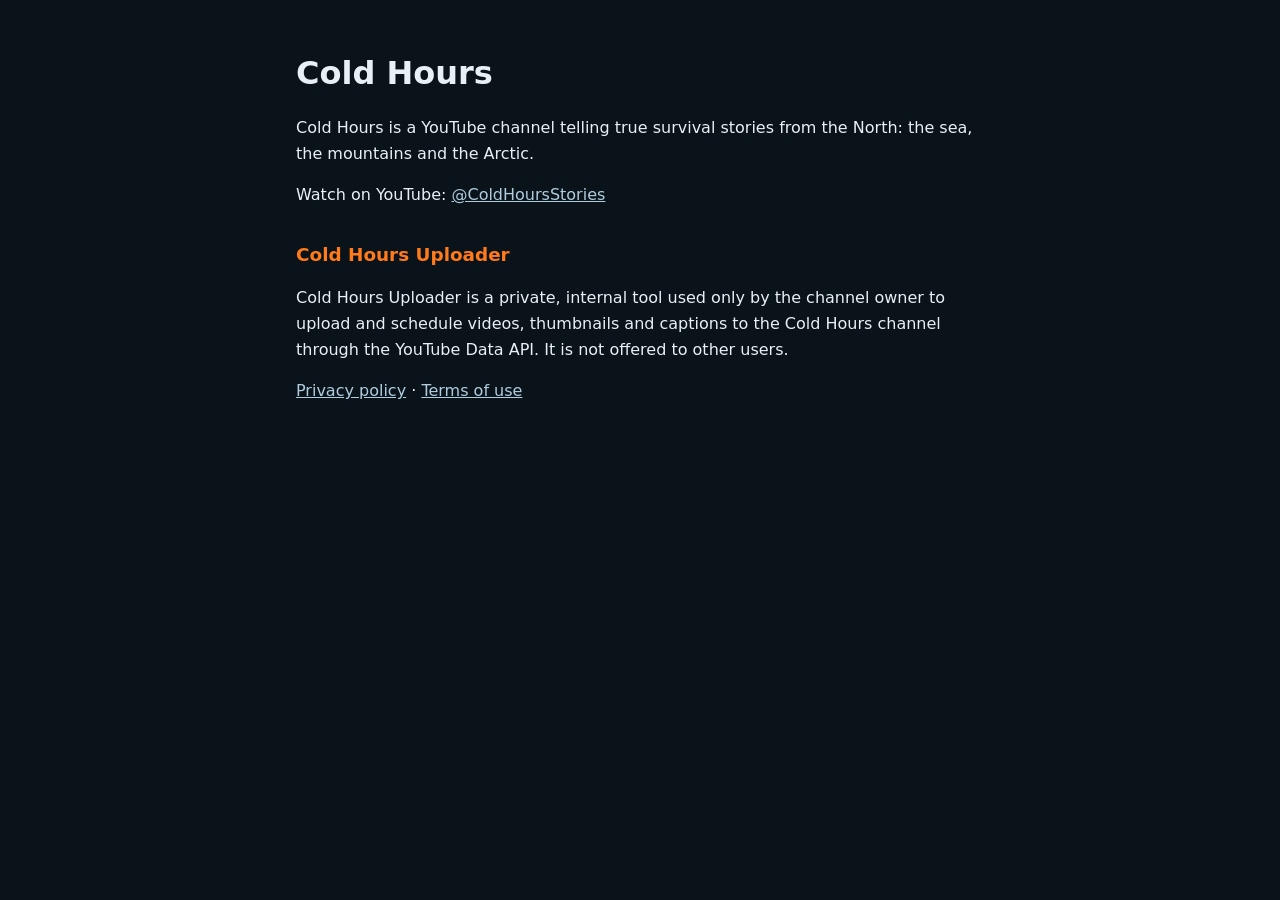
<file: index.html>
<!doctype html><html lang="en"><head><meta charset="utf-8"><meta name="viewport" content="width=device-width,initial-scale=1">
<title>Cold Hours</title><link rel="stylesheet" href="style.css"></head><body><main>
<h1>Cold Hours</h1>
<p>Cold Hours is a YouTube channel telling true survival stories from the North: the sea, the mountains and the Arctic.</p>
<p>Watch on YouTube: <a href="https://www.youtube.com/@ColdHoursStories">@ColdHoursStories</a></p>
<h2>Cold Hours Uploader</h2>
<p>Cold Hours Uploader is a private, internal tool used only by the channel owner to upload and schedule videos, thumbnails and captions to the Cold Hours channel through the YouTube Data API. It is not offered to other users.</p>
<p><a href="privacy.html">Privacy policy</a> · <a href="terms.html">Terms of use</a></p>
</main></body></html>
</file>
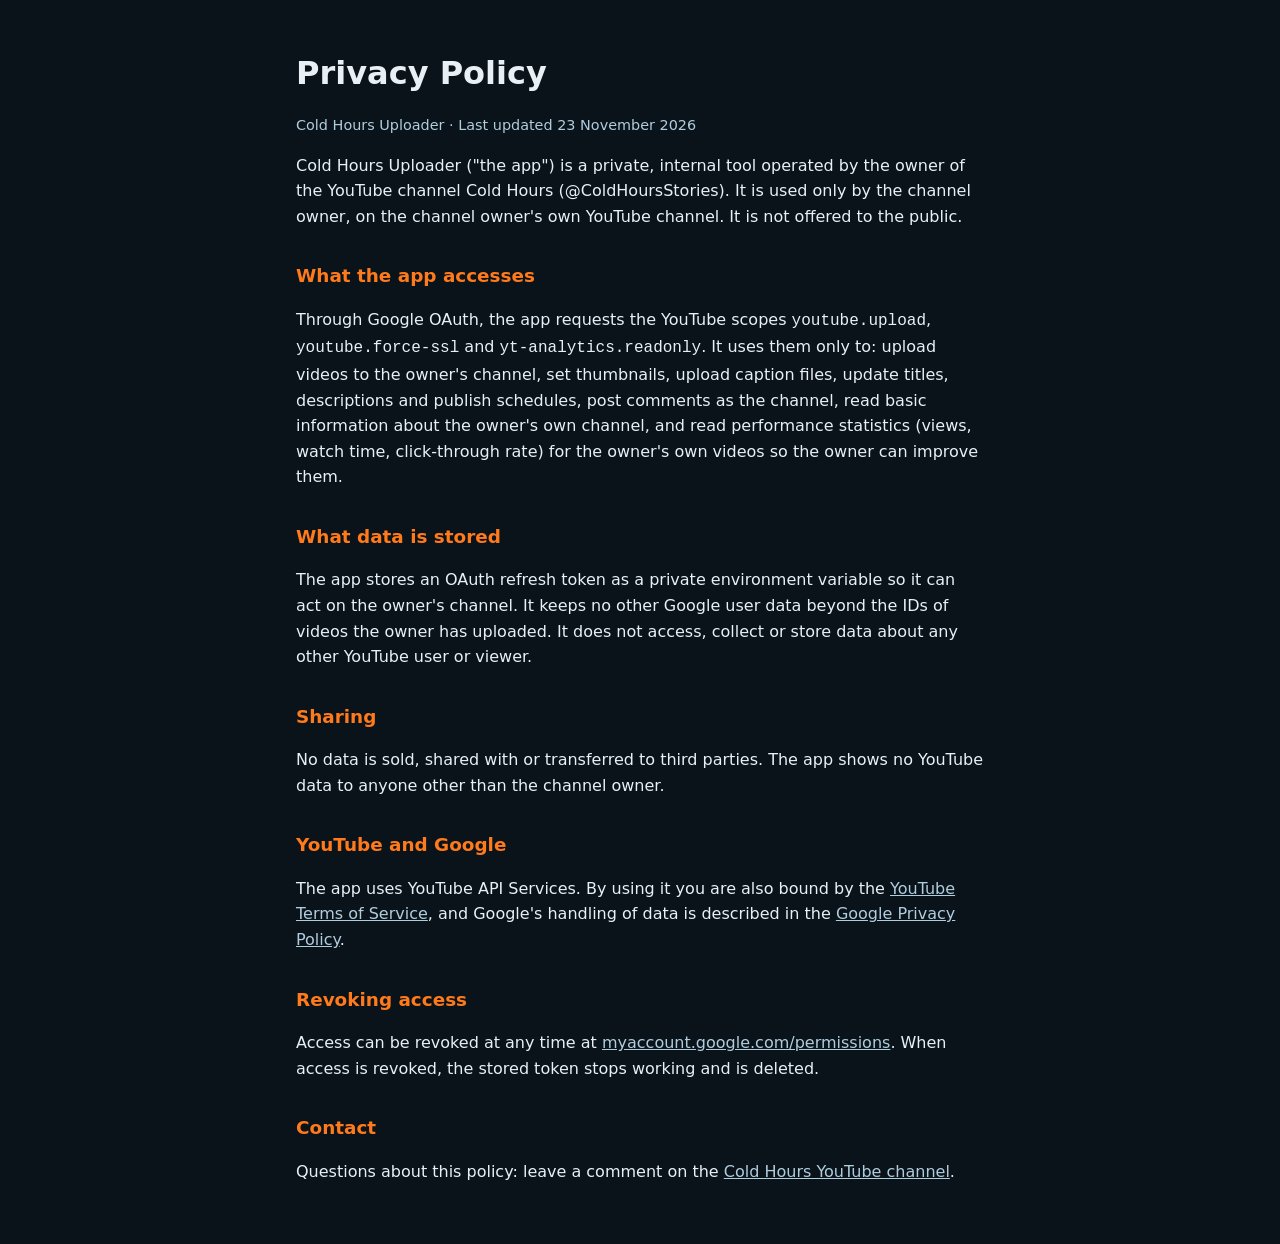
<file: privacy.html>
<!doctype html><html lang="en"><head><meta charset="utf-8"><meta name="viewport" content="width=device-width,initial-scale=1">
<title>Privacy Policy</title><link rel="stylesheet" href="style.css"></head><body><main>
<h1>Privacy Policy</h1>
<p class="small">Cold Hours Uploader · Last updated 23 November 2026</p>
<p>Cold Hours Uploader ("the app") is a private, internal tool operated by the owner of the YouTube channel Cold Hours (@ColdHoursStories). It is used only by the channel owner, on the channel owner's own YouTube channel. It is not offered to the public.</p>
<h2>What the app accesses</h2>
<p>Through Google OAuth, the app requests the YouTube scopes <code>youtube.upload</code>, <code>youtube.force-ssl</code> and <code>yt-analytics.readonly</code>. It uses them only to: upload videos to the owner's channel, set thumbnails, upload caption files, update titles, descriptions and publish schedules, post comments as the channel, read basic information about the owner's own channel, and read performance statistics (views, watch time, click-through rate) for the owner's own videos so the owner can improve them.</p>
<h2>What data is stored</h2>
<p>The app stores an OAuth refresh token as a private environment variable so it can act on the owner's channel. It keeps no other Google user data beyond the IDs of videos the owner has uploaded. It does not access, collect or store data about any other YouTube user or viewer.</p>
<h2>Sharing</h2>
<p>No data is sold, shared with or transferred to third parties. The app shows no YouTube data to anyone other than the channel owner.</p>
<h2>YouTube and Google</h2>
<p>The app uses YouTube API Services. By using it you are also bound by the <a href="https://www.youtube.com/t/terms">YouTube Terms of Service</a>, and Google's handling of data is described in the <a href="https://policies.google.com/privacy">Google Privacy Policy</a>.</p>
<h2>Revoking access</h2>
<p>Access can be revoked at any time at <a href="https://myaccount.google.com/permissions">myaccount.google.com/permissions</a>. When access is revoked, the stored token stops working and is deleted.</p>
<h2>Contact</h2>
<p>Questions about this policy: leave a comment on the <a href="https://www.youtube.com/@ColdHoursStories">Cold Hours YouTube channel</a>.</p>
</main></body></html>
</file>
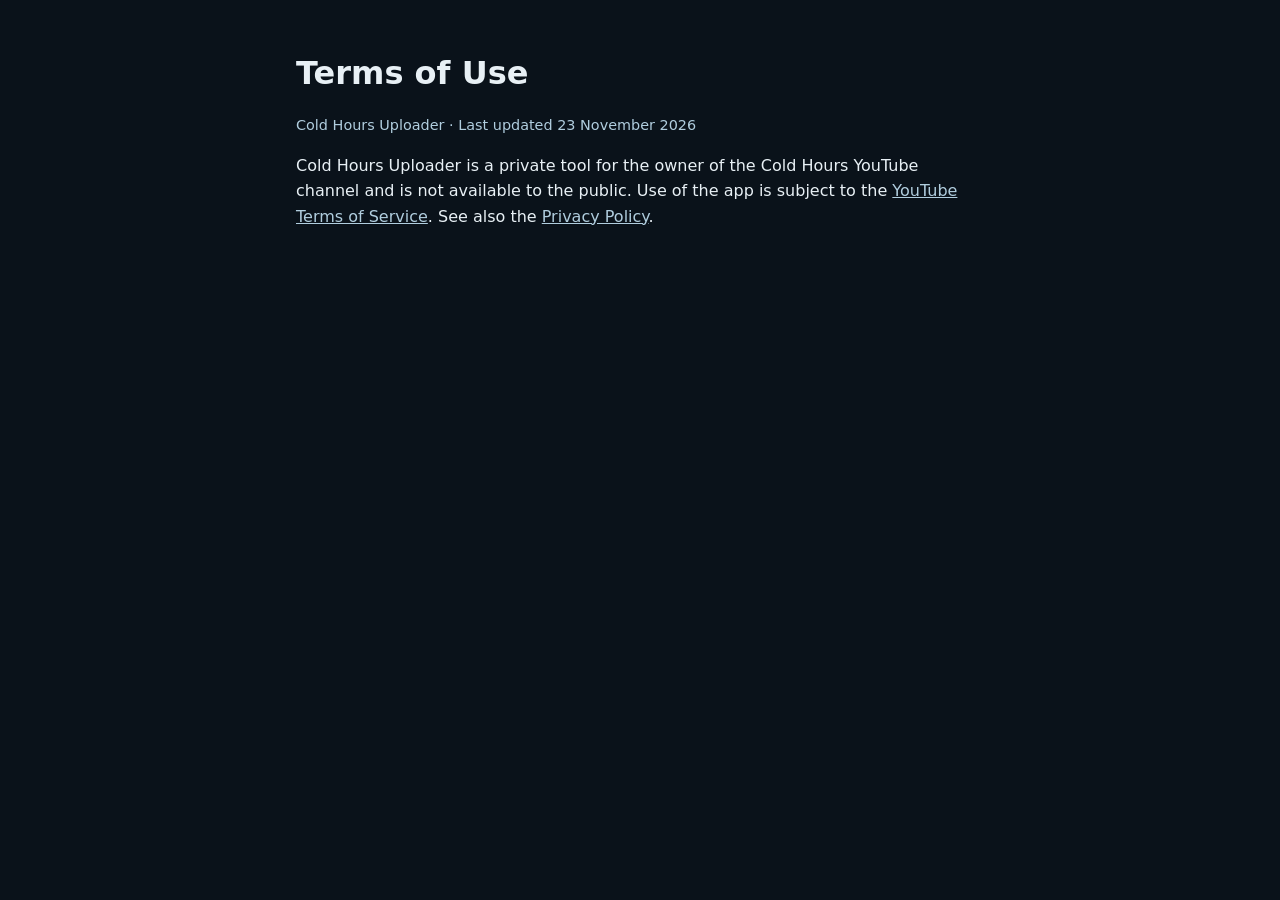
<file: terms.html>
<!doctype html><html lang="en"><head><meta charset="utf-8"><meta name="viewport" content="width=device-width,initial-scale=1">
<title>Terms of Use</title><link rel="stylesheet" href="style.css"></head><body><main>
<h1>Terms of Use</h1>
<p class="small">Cold Hours Uploader · Last updated 23 November 2026</p>
<p>Cold Hours Uploader is a private tool for the owner of the Cold Hours YouTube channel and is not available to the public. Use of the app is subject to the <a href="https://www.youtube.com/t/terms">YouTube Terms of Service</a>. See also the <a href="privacy.html">Privacy Policy</a>.</p>
</main></body></html>
</file>
<file: style.css>
:root{--bg:#0A121A;--fg:#E8F0F5;--muted:#B0CDDE;--acc:#FF7A1A}
*{box-sizing:border-box}body{margin:0;background:var(--bg);color:var(--fg);font:16px/1.6 Inter,system-ui,sans-serif}
main{max-width:720px;margin:0 auto;padding:48px 16px}h1{font-size:2rem;margin:0 0 8px}h2{color:var(--acc);font-size:1.15rem;margin-top:32px}
a{color:var(--muted)}p,li{color:var(--fg)}.small{color:var(--muted);font-size:.9rem}
</file>
